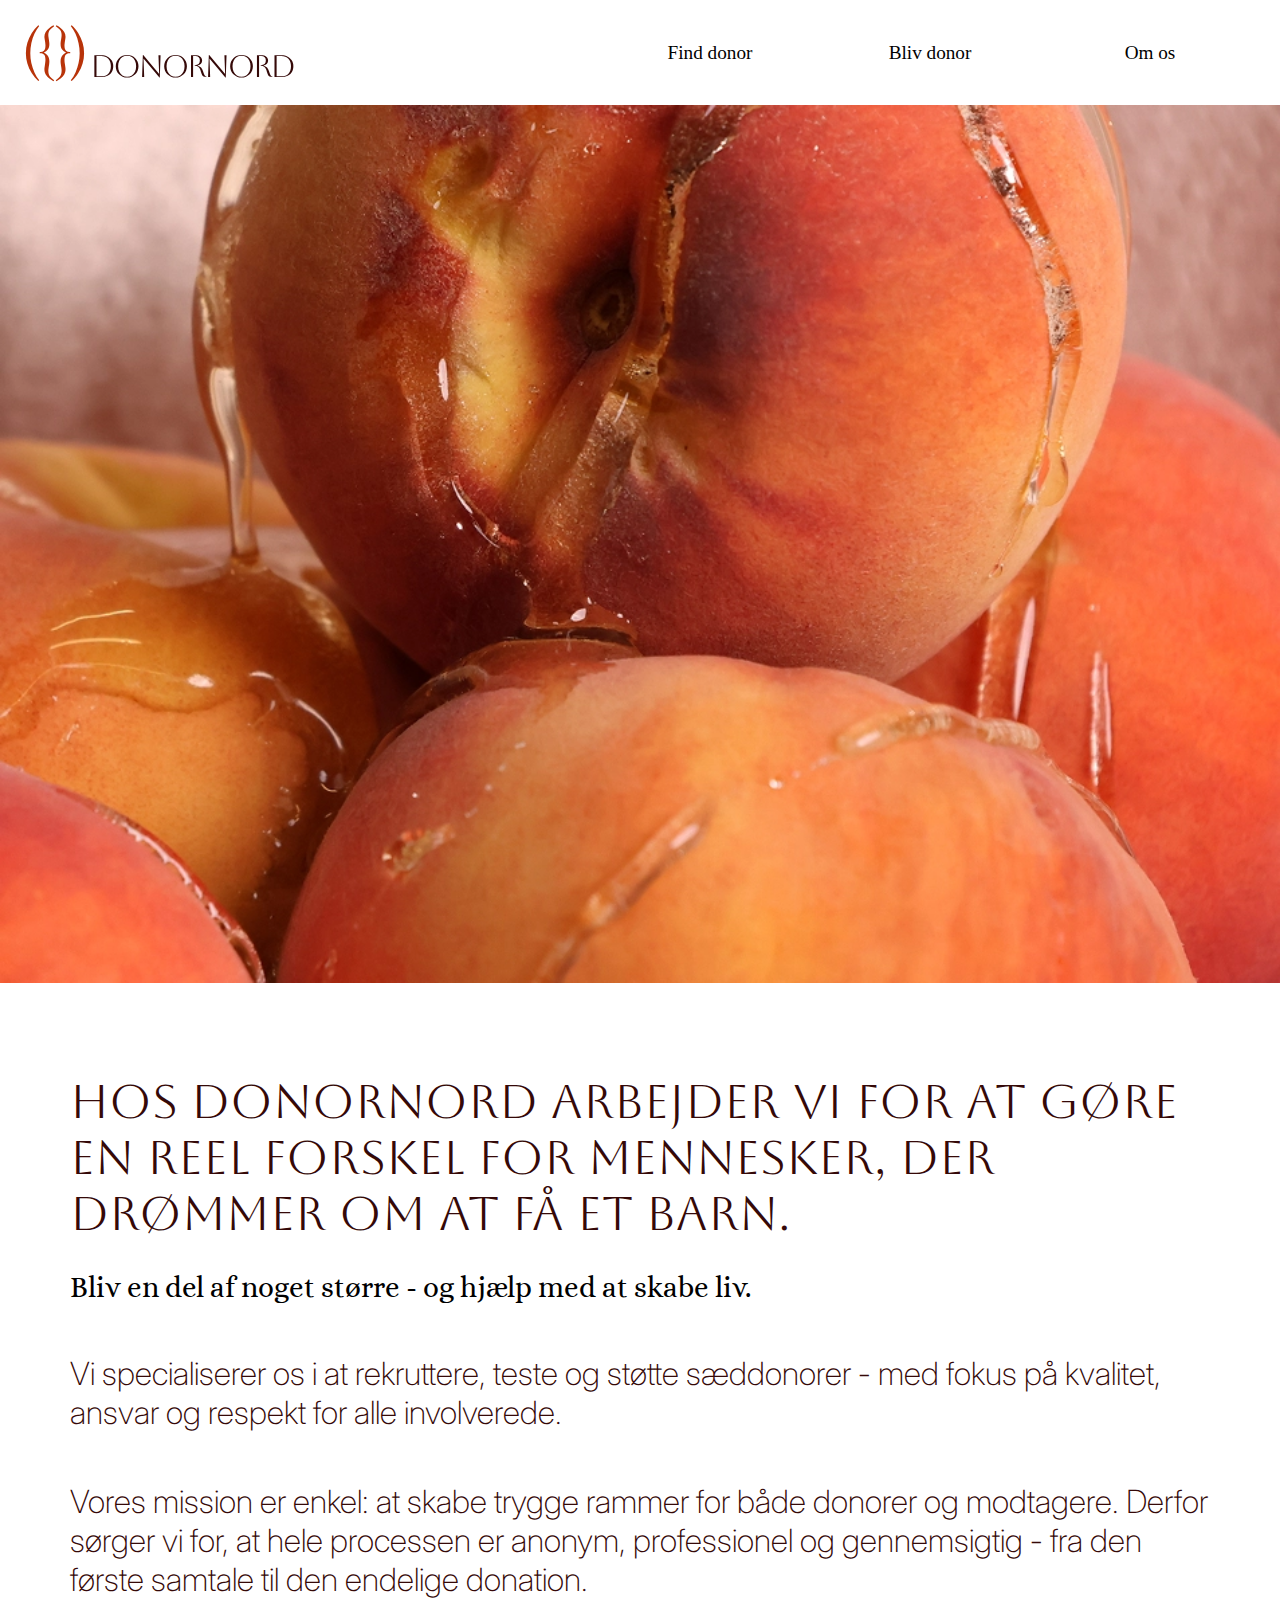
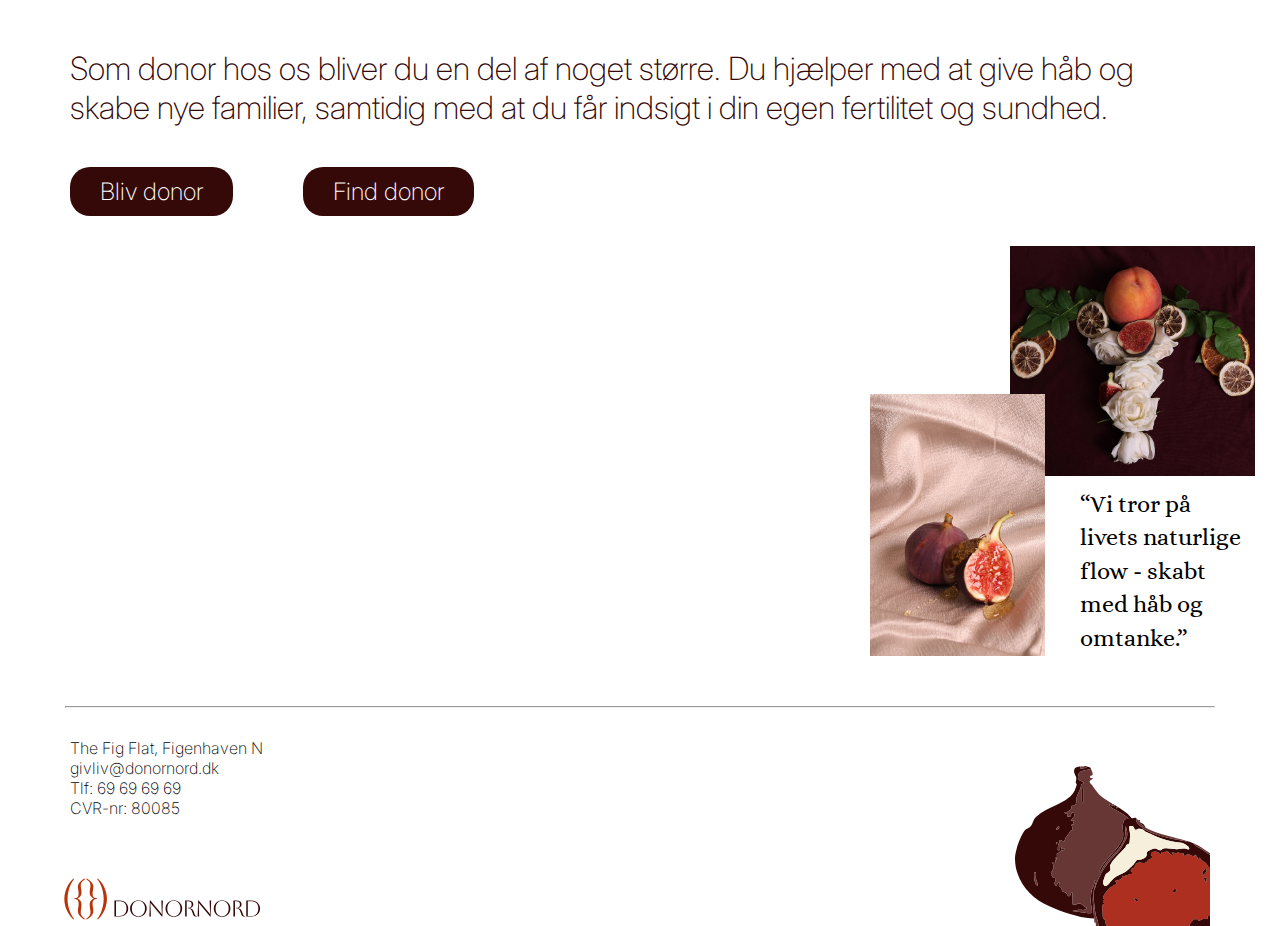
<file: om.html>
<!DOCTYPE html>
<html lang="da">

<head>
    <meta charset="UTF-8">
    <meta name="viewport" content="width=device-width, initial-scale=1.0">
    <title>Om os</title>
    <link rel="stylesheet" href="style.css">
    <link rel="preconnect" href="https://fonts.googleapis.com">
    <link rel="preconnect" href="https://fonts.gstatic.com" crossorigin>
    <link href="https://fonts.googleapis.com/css2?family=Aboreto&display=swap" rel="stylesheet">
    <link
        href="https://fonts.googleapis.com/css2?family=Inter:ital,opsz,wght@0,14..32,100..900;1,14..32,100..900&display=swap"
        rel="stylesheet">
    <link href="https://fonts.googleapis.com/css2?family=Alice&display=swap" rel="stylesheet">
</head>

<body>

    <div class="imgburger">
        <header>
            <a href="index.html"><img class="logohead" src="IMG/donornordlogo.svg" alt="logo"></a>
        </header>

        <nav>
            <ul class="menu">
                <li> <a href="find.html">Find donor</a></li>
                <li> <a href="bliv.html">Bliv donor</a></li>
                <li> <a href="om.html">Om os</a></li>
            </ul>
            <div class="burger">
                <div class="line"></div>
                <div class="line"></div>
                <div class="line"></div>
            </div>
        </nav>
    </div>
    <main>
        <img src="IMG/mobile_fersken.webp" alt="Fersken">
        <h1>Hos DonorNord arbejder vi for at gøre en reel forskel for mennesker, der drømmer om at få et barn.</h1>
        <h3>Bliv en del af noget større - og hjælp med at skabe liv.</h3>
        <h2>Vi specialiserer os i at rekruttere, teste og støtte sæddonorer - med fokus på kvalitet, ansvar og respekt
            for alle
            involverede.</h2>
        <h2>Vores mission er enkel: at skabe trygge rammer for både donorer og modtagere. Derfor sørger vi for, at hele
            processen er
            anonym, professionel og gennemsigtig - fra den første samtale til den endelige donation.</h2>
        <h2>Som donor hos os bliver du en del af noget større. Du hjælper med at give håb og skabe nye familier,
            samtidig med at du
            får indsigt i din egen fertilitet og sundhed.</h2>
        <div class="knapgrid">
            <div>
                <a class="blivdonorknap" href="bliv.html">Bliv donor</a>
            </div>
            <div>
                <a class="blivdonorknap" href="find.html">Find donor</a>
            </div>
        </div>

        <div class="om_wrap">
            <div class="om_wrap_imgs">
                <img src="IMG/om_blomst.webp" alt="Blomster" class="top">
                <img src="IMG/om_figen.webp" alt="Figen med honning" class="bottom">
            </div>
            <div class="om_wrap_tekst">
                <p>“Vi tror på livets naturlige flow - skabt med håb og omtanke.”
                <p>
            </div>
        </div>

        <hr class="linje">
        <footer>
            <div class="grid_1-1">
                <div>
                    <p>The Fig Flat, Figenhaven N</p>
                    <p>givliv@donornord.dk</p>
                    <p>Tlf: 69 69 69 69</p>
                    <p>CVR-nr: 80085</p>
                    <a href="index.html"><img class="logofooter" src="IMG/donornordlogo.svg" alt="logo"></a>
                </div>
                <div>
                    <img src="IMG/footerimg.svg" alt="tegning af figner">
                </div>
            </div>
        </footer>
    </main>
    <script src="JS/menu.js"></script>
</body>
</file>
<file: style.css>
* {
  margin: 0;
  padding: 0;
  box-sizing: border-box;
}
img {
  width: 100%;
  height: auto;
  display: block;
  object-fit: cover;
}

/*Fonts*/

.aboreto-regular {
  font-family: "Aboreto", system-ui;
  font-weight: 400;
  font-style: normal;
}
.inter-reg {
  font-family: "Inter", sans-serif;
  font-optical-sizing: auto;
  font-weight: 100;
  font-style: normal;
}
.alice-regular {
  font-family: "Alice", serif;
  font-weight: 400;
  font-style: normal;
}

/*tekst*/

h1 {
  margin-top: 90px;
  margin-left: 30px;
  margin-right: 30px;
  font-family: "Aboreto", system-ui;
  color: #350908;
  font-weight: 200;
}

h2 {
  margin-top: 50px;
  margin-left: 30px;
  margin-right: 30px;
  font-family: "Inter", sans-serif;
  font-weight: 200;
  color: #350908;
}

h3 {
  font-family: "Alice", serif;
  margin-left: 30px;
  margin-right: 30px;
  margin-top: 30px;
  font-size: 1.8rem;
  font-weight: 200;
}

h4 {
  margin-left: 30px;
  margin-right: 30px;
  font-family: "Aboreto", system-ui;
  color: #350908;
  font-weight: 200;
}

.omhtml h3 {
  font-size: 1.5rem;
}

.booktekst {
  text-align: center;
}

.om_wrap p {
  font-family: "Alice", serif;
  margin-left: 30px;
  margin-right: 30px;
  margin-top: 30px;
  font-size: 1.5rem;
  font-weight: 100;
}

.om_wrap_tekst {
  position: absolute;
  right: -40px;
  bottom: -30px;
  max-width: 230px;
  line-height: 1.4;
}

.imageContainer {
  display: grid;
  > * {
    place-self: center center;
    grid-area: 1 / 1;
  }
}

.tall_genetics_text {
  display: inline-block;
  background-color: #a83510;
  color: white;
  border-radius: 5px;
  padding: 5px 10px;
  grid-area: 1 / 1;
  justify-self: start;
  align-self: start;
  margin: 8px;
  z-index: 10;
}
/*knap css*/

.blivdonorknap {
  background-color: #350908;
  color: white;
  padding: 10px 30px 10px 30px;
  text-decoration: none;
  border-radius: 20px;
  display: inline-block;
  cursor: pointer;
  text-align: center;
  font-family: "Inter", sans-serif;
  font-weight: 200;
  margin-top: 40px;
  margin-left: 30px;
  margin-bottom: 30px;
}

.knapgrid {
  display: flex;
}

.filter_tekst {
  text-align: center;
}

.filter_tekst h1 {
  margin-top: 30px;
  margin-bottom: 0px;
}

.filter_tekst h2 {
  margin-top: 10px;
  margin-bottom: 20px;
}

.donor_filter button {
  background-color: #f6efdc;
  font-family: "Inter", sans-serif;
  padding: 10px 30px 10px 30px;
  border-radius: 20px;
  color: #350908;
  cursor: pointer;
}

.donor_filter {
  display: flex;
  justify-content: center;
  gap: 20px;
}

.calendar {
  display: grid;
  grid-template-columns: repeat(7, 40px);
  gap: 10px;
  margin-bottom: 30px;
  justify-content: center;
}

.day {
  width: 40px;
  height: 50px;
  text-align: center;
  line-height: 40px;
  background-color: #f4e8d5;
  border-radius: 4px;
  cursor: pointer;
}
.day_selected {
  width: 40px;
  height: 50px;
  text-align: center;
  line-height: 40px;
  background-color: #a83510;
  color: white;
  border-radius: 4px;
  cursor: pointer;
}

.day:hover {
  border: solid 1px#350908;
}

#times {
  display: none;
  grid-template-columns: repeat(3, auto);
  gap: 20px 40px;
  justify-content: center;
  text-align: center;
}

#times.visible {
  display: grid;
}

.hidden {
  display: none;
}

#bookBtn.visible {
  display: inline-block;
}

/*img css*/

.mobile_index_img {
  display: block;
}

.web_index_img {
  display: none;
}

.book_blomstcss {
  display: block;
}

.web_bliv_img {
  display: none;
}

.mobile_om_img {
  display: block;
}

.web_om_img {
  display: none;
}

.logohead {
  width: 130%;
}

.mobileindex_wrap {
  position: relative;
  display: flex;
  justify-content: flex-end;
  align-items: flex-end;
  margin-right: 40px;
  margin-bottom: 50px;
}

.imgwrap {
  object-fit: cover;
  position: relative;
}

.index_blomst {
  width: 30%;
  z-index: 2;
  margin-right: -40px;
  transform: translateY(-15px);
}

.index_gravid {
  width: 40%;
  z-index: 1;
}

.mobilehoney {
  margin-bottom: 80px;
}

.satinimg {
  margin-top: 60px;
}

.logofooter {
  margin-top: 53px;
  margin-left: -3px;
  width: 70%;
}

.book_blomstcss {
  margin: 60px 0 70px 0;
}

.om_wrap {
  position: relative;
  display: flex;
  justify-content: flex-end;
  align-items: flex-end;
  margin-right: 40px;
  margin-bottom: 50px;
  padding-bottom: 180px;
}

.om_wrap_imgs {
  position: relative;
  width: 350px;
}

.om_wrap_imgs img {
  object-fit: cover;
}

.om_wrap_imgs .top {
  position: relative;
  z-index: 1;
  width: 70%;
  left: 120px;
}

.om_wrap_imgs .bottom {
  position: absolute;
  bottom: -180px;
  left: -20px;
  z-index: 2;
  width: 50%;
}

/* grid - diverse*/
.linje {
  margin: 0 30px;
}

.grid_1-1 {
  display: grid;
  grid-template-columns: 1fr 1fr;
  margin-top: 30px;
  margin-left: 30px;
  font-family: "Inter", sans-serif;
  font-weight: 200;
}

/*burger*/

.imgburger {
  display: flex;
  justify-content: space-between;
  align-items: center;
  padding: 15px 20px;
  position: relative;
}
.menu {
  display: none;
  list-style: none;
}

.burger {
  display: block;
  width: 50px;
  height: 20px;
  cursor: pointer;
  z-index: 10;
}

.burger .line {
  width: 100%;
  height: 2px;
  background-color: #000000;
  margin-bottom: 5px;
  transition: 0.2s linear;
}

.burger.active .line:nth-child(1) {
  transform: rotate(45deg) translate(5px, 5px);
  transition: 0.3s linear;
}

.burger.active .line:nth-child(2) {
  opacity: 0;
  transition: 0.15s linear;
}

.burger.active .line:nth-child(3) {
  transform: rotate(-45deg) translate(5px, -5px);
  transition: 0.3s linear;
}

nav.active .menu {
  display: block;
  background-color: #350908;
  position: absolute;
  top: 100px;
  left: 60px;
  width: 70%;
  border-radius: 20px;
  box-shadow: 0 10px 10px rgba(255, 254, 254, 0.1);
  z-index: 1;
}

nav.active .menu li {
  margin: 10px 70px;
}

nav.active .menu a {
  font-size: 24px;
  color: #f9f5f2;
  text-decoration: none;
}

/*filtre*/

.overskrift_filtre {
  display: flex;
  justify-content: left;
}

.filter-gruppe {
  display: flex;
  flex-direction: row;
  justify-content: left;
  margin: 1rem;
  gap: 20px;
  font-family: "Alice", serif;
  color: #3b1f17;
}

.grid_1-1-1 {
  display: grid;
  grid-template-rows: 1fr 1fr 1fr;
}

.filtersektion {
  display: none; /* skjult som standard */
  transition: all 0.3s ease;
}

.filtersektion.vis {
  display: grid; /* viser den igen */
}

/*cards*/

.users_list {
  display: grid;
  grid-template-columns: repeat(auto-fit, minmax(350px, 1fr));
  gap: 2rem;
  margin: 3rem;
}

.user_card {
  background-color: #f6efdc;
  padding: 1.5rem;
  border-radius: 4px;
  color: #350908;
  font-family: "Alice", serif;
  display: flex;
  flex-direction: column;
  justify-content: space-between;
}

.card_top {
  display: flex;
  gap: 1.5rem;
  align-items: center;
}

.silhouette {
  width: 100px;
  height: auto;
}

.info p {
  margin: 0.4rem 0;
}

.card_bottom {
  display: flex;
  justify-content: space-between;
  margin-top: 1rem;
  font-weight: bold;
  font-size: 1.1rem;
}

.label {
  font-weight: bold;
}
.label span {
  font-weight: normal;
}

@media screen and (min-width: 800px) {
  /*IMG CSS*/
  .mobile_index_img {
    display: none;
  }

  .web_index_img {
    display: block;
  }

  .book_blomstcss {
    display: none;
  }

  .web_bliv_img {
    display: block;
  }

  .mobile_om_img {
    display: none;
  }

  .web_om_img {
    display: block;
  }

  .linje {
    margin: 30px 65px;
  }

  .mobileindex_wrap {
    margin-right: 70px;
    margin-bottom: -300px;
  }

  .index_blomst {
    width: 19%;
    margin-right: -40px;
    transform: translateY(-440px);
  }

  .index_gravid {
    width: 25%;
    transform: translateY(-400px);
  }

  .logofooter {
    width: 100%;
    margin-left: -10px;
  }

  footer .grid_1-1 {
    display: flex;
    justify-content: space-between;
    align-items: flex-end;
    margin: 0 70px;
  }

  .footerimg {
    width: 137%;
  }

  /*tekst*/

  h1 {
    margin-top: 90px;
    margin-left: 70px;
    margin-right: 70px;
    font-size: 3rem;
  }

  h2 {
    margin-top: 50px;
    margin-left: 70px;
    margin-right: 70px;
    font-size: 2rem;
  }

  h3 {
    margin-left: 70px;
    margin-right: 70px;
  }

  h4 {
    margin-left: 70px;
    margin-right: 70px;
  }

  .max_width {
    max-width: 680px;
  }

  /* KNAP */

  .blivdonorknap {
    margin-left: 70px;
    font-size: 1.5rem;
  }

  /*burger web*/

  nav {
    display: flex;
    justify-content: center;
  }

  .menu {
    display: flex;
    list-style: none;
    margin: 0;
    padding: 0;
  }

  .menu li {
    margin: 0 30px;
  }

  .menu a {
    font-family: "Old Standard TT", serif;
    font-weight: 400;
    font-size: 1.2rem;
    display: block;
    width: 160px;
    text-align: center;
    padding: 7px 0;
    color: #000000;
    text-decoration: none;
    transition: color 0.3s, background-color 0.3s;
  }

  .menu a:hover {
    color: #7b2d24;
  }

  .burger {
    display: none;
  }

  /*filtre*/

  .overskrift_filtre {
    display: flex;
    justify-content: center;
  }

  .filter-gruppe {
    display: flex;
    flex-direction: row;
    justify-content: center;
    gap: 20px;
    font-family: "Alice", serif;
    color: #3b1f17;
  }

  .grid_1-1-1 {
    display: grid;
    grid-template-columns: 1fr 1fr 1fr;
  }

  .filtersektion {
    display: none;
  }

  .filtersektion.vis {
    display: grid;
  }
}
</file>
